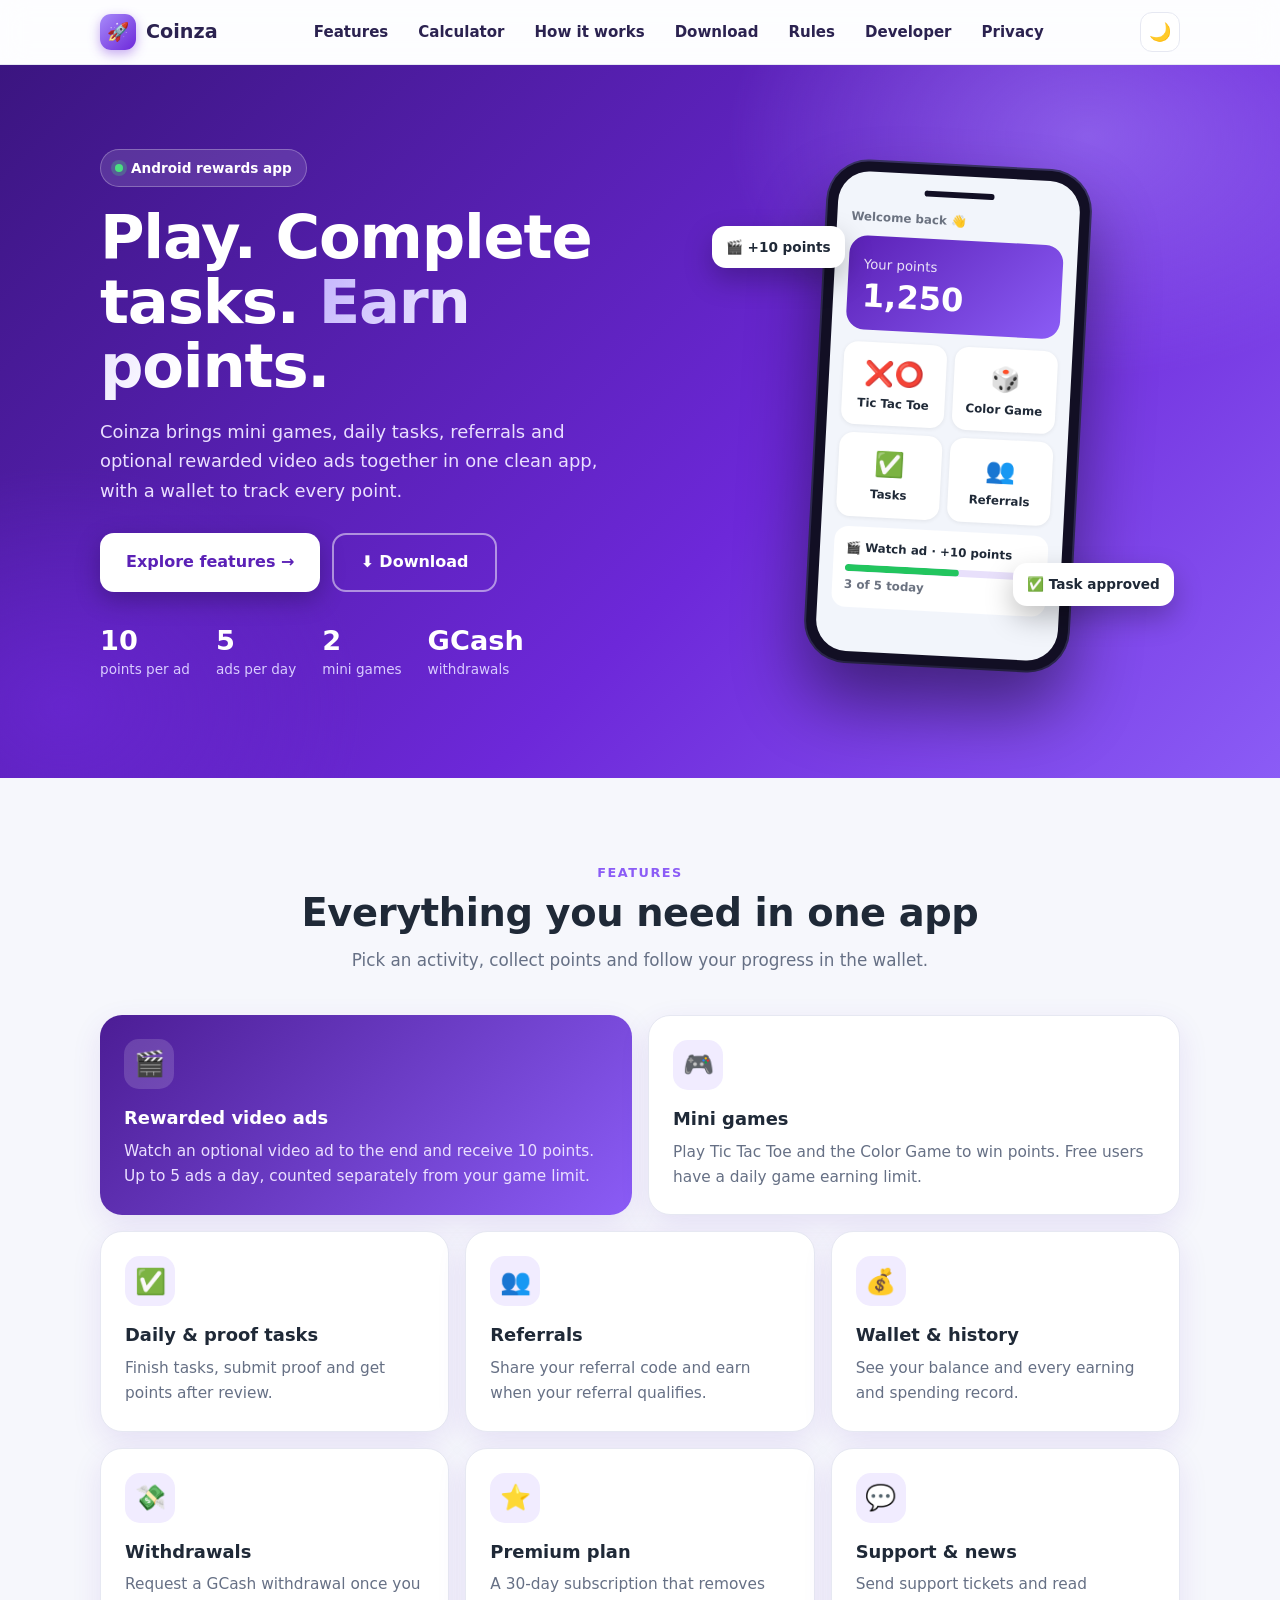
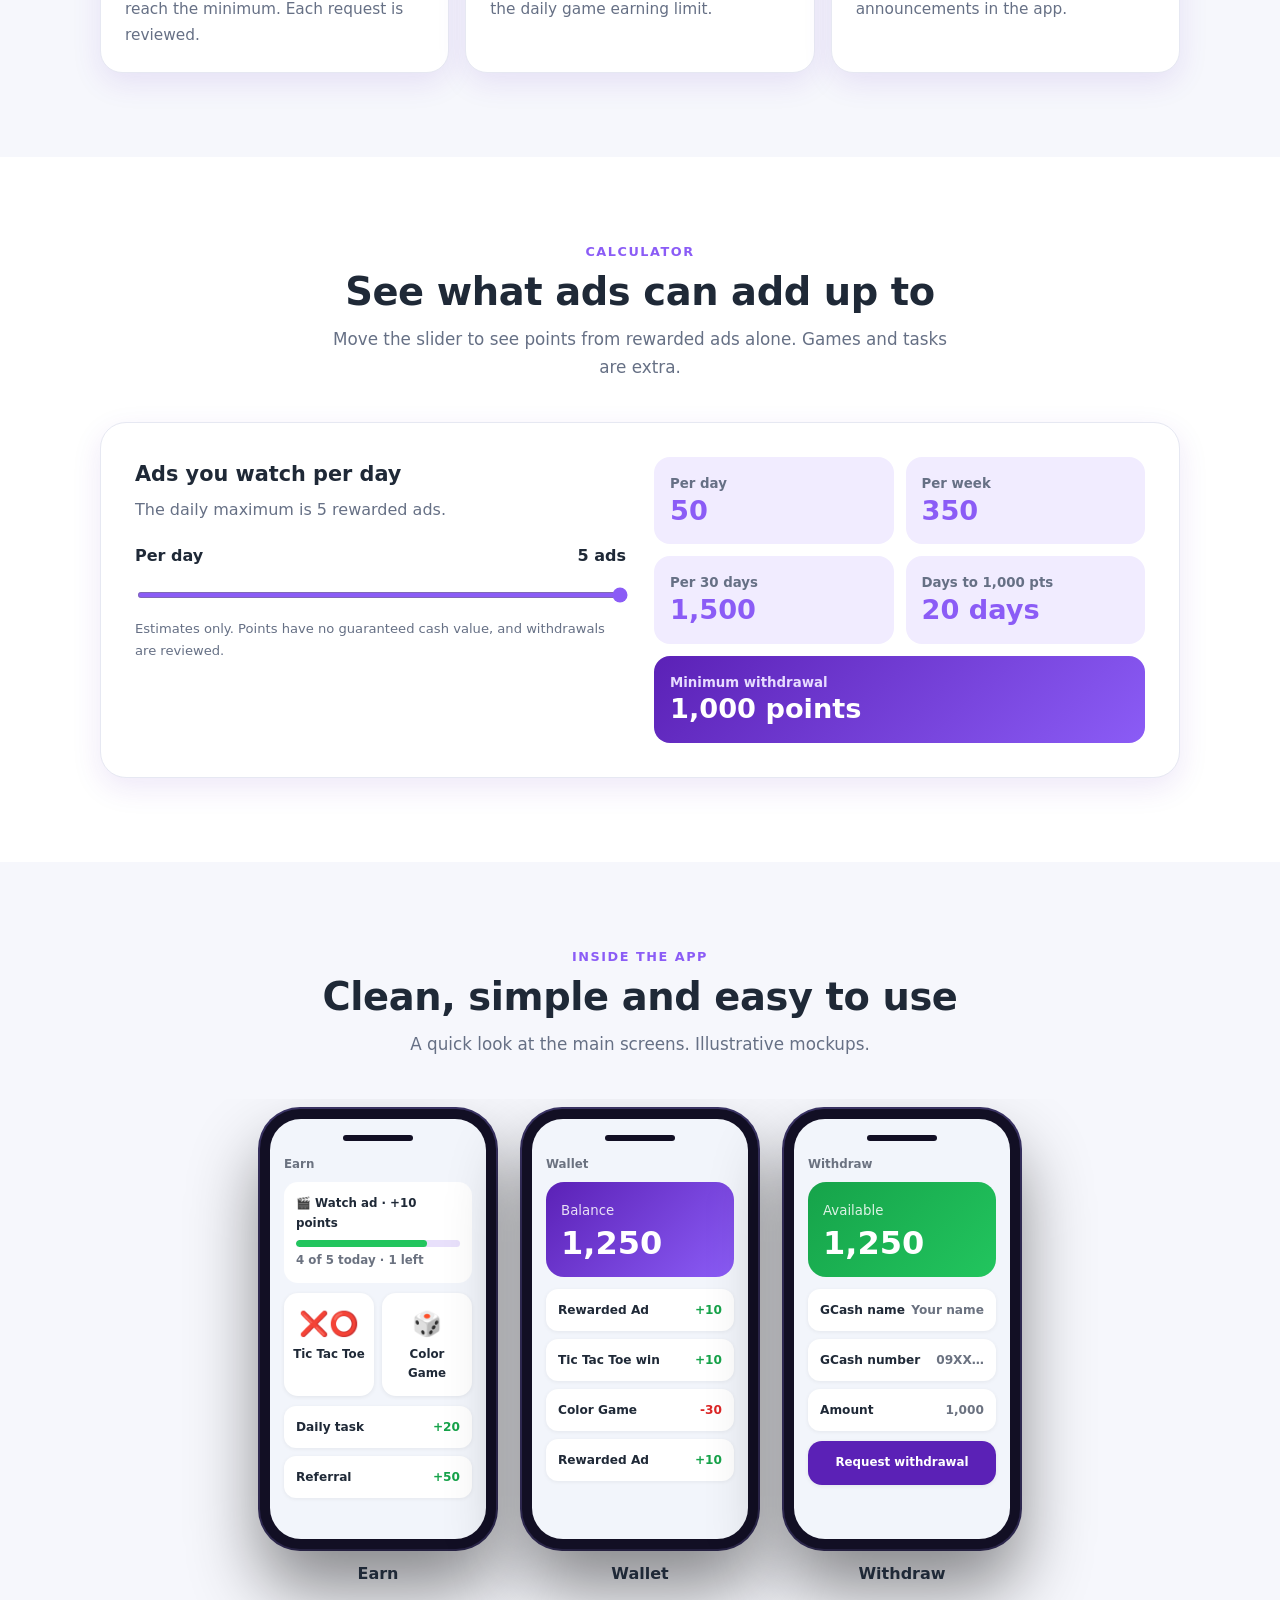
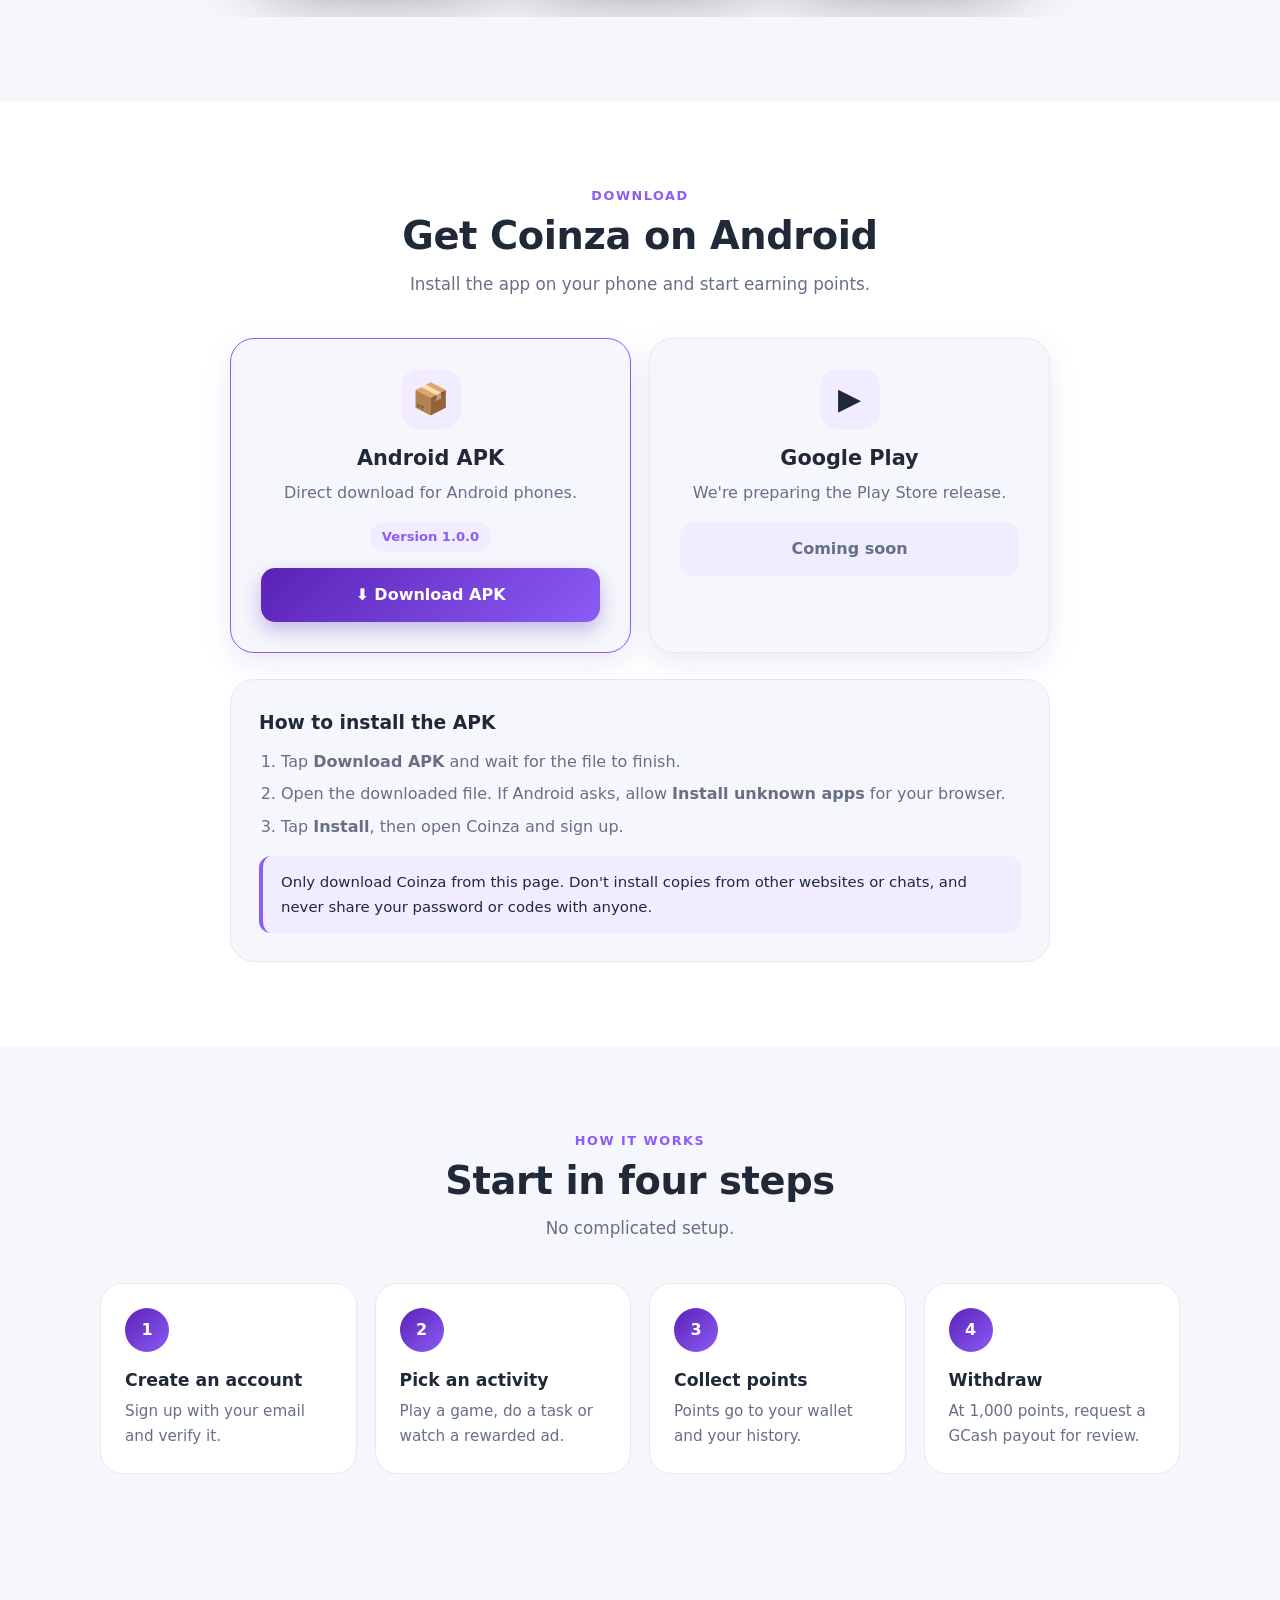
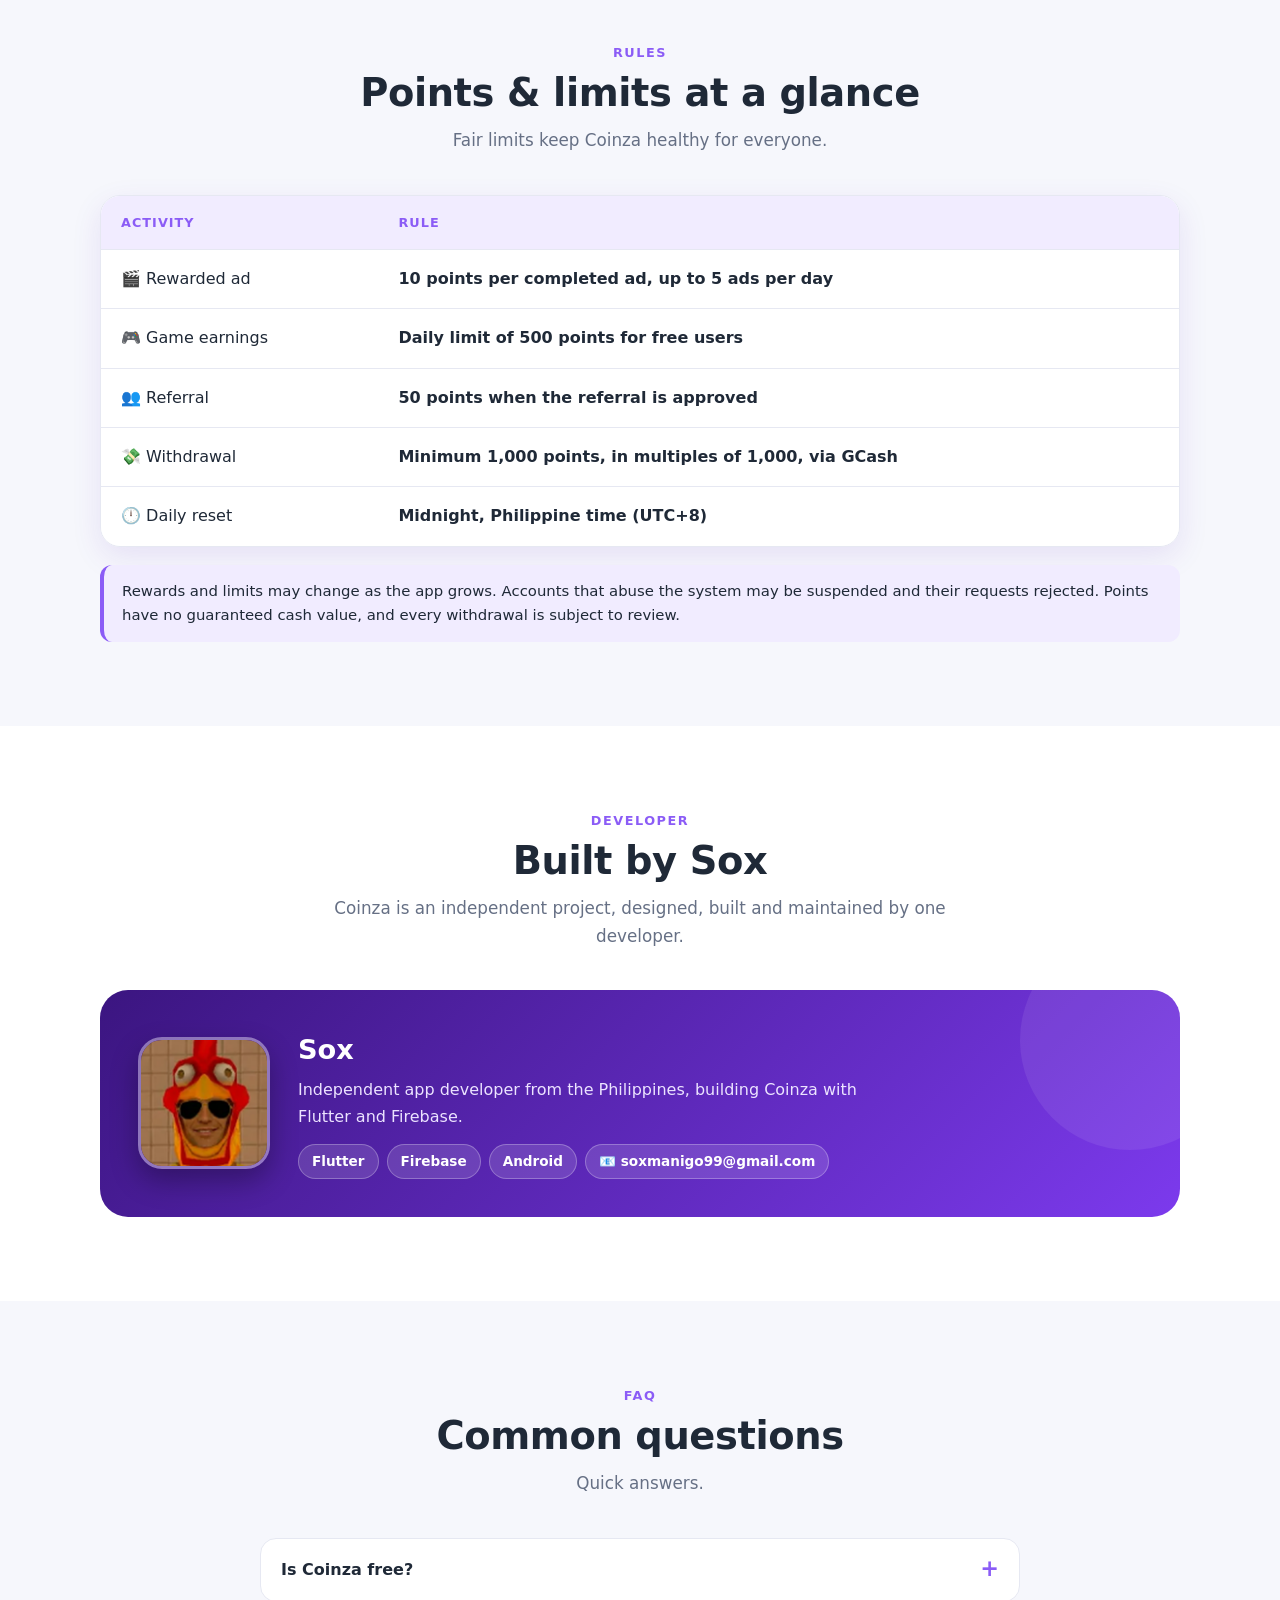
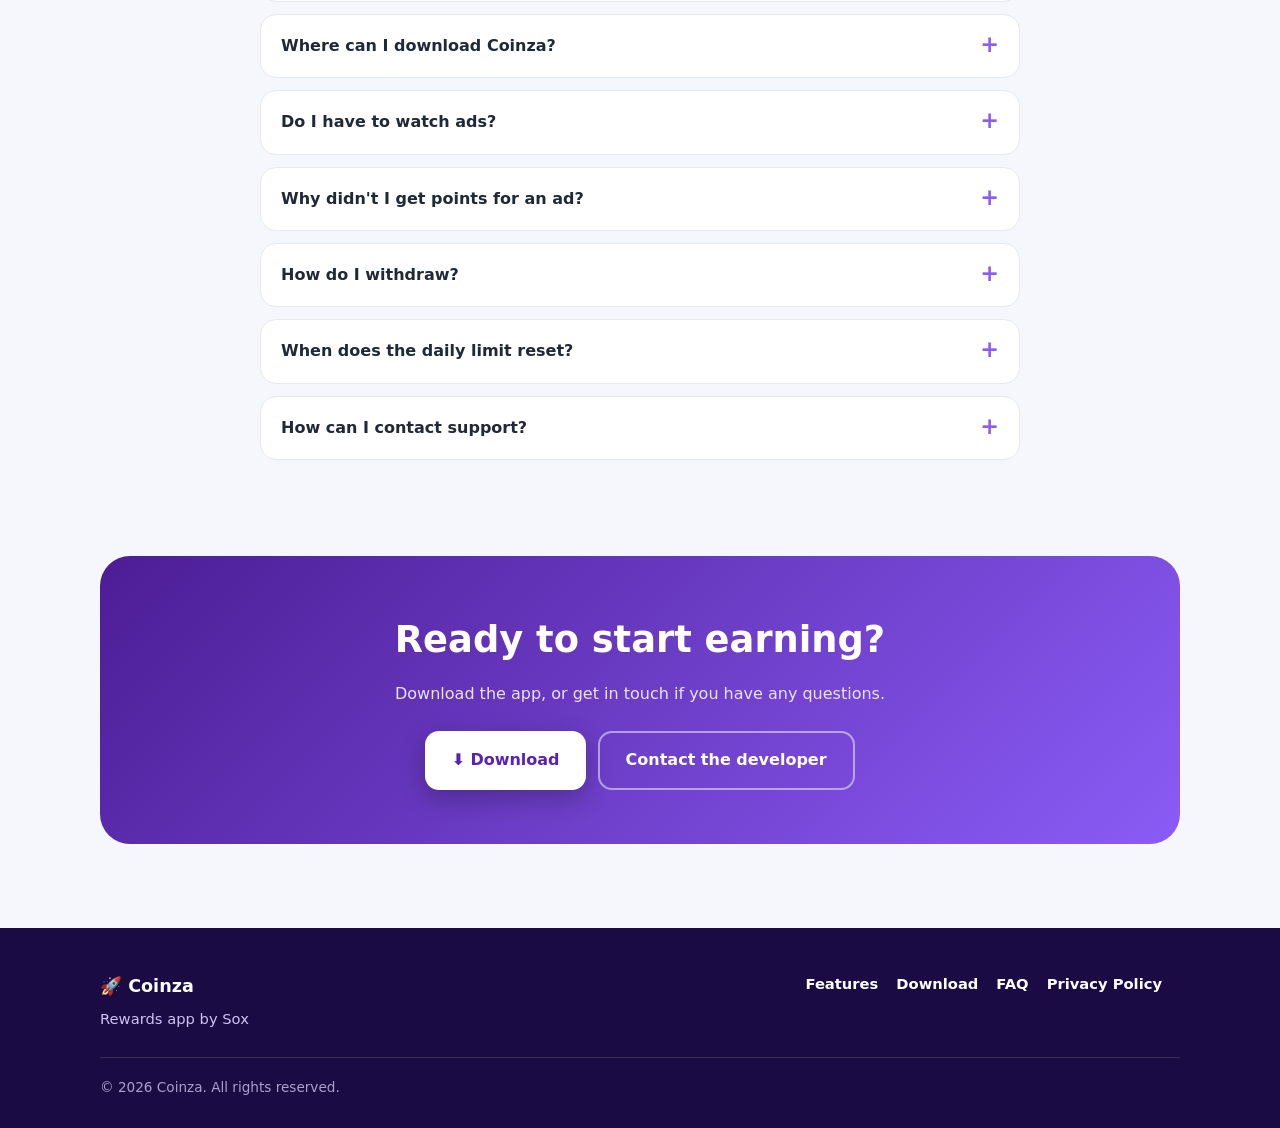
<file: index.html>
<!doctype html>
<html lang="en" class="nojs">
<head>
<meta charset="utf-8">
<meta name="viewport" content="width=device-width,initial-scale=1">
<title>Coinza – Earn points with games, tasks and rewarded ads</title>
<meta name="description" content="Coinza is an Android rewards app by Sox. Play games, finish tasks, watch optional rewarded ads and earn points.">
<meta name="theme-color" content="#5b21b6">
<link rel="icon" type="image/svg+xml" href="favicon.svg">
<link rel="icon" type="image/png" sizes="32x32" href="favicon-32.png">
<link rel="apple-touch-icon" href="apple-touch-icon.png">
<link rel="stylesheet" href="style.css">
<script>document.documentElement.classList.remove('nojs')</script>
</head>
<body>

<nav><div class="wrap">
  <a class="brand" href="#top"><span class="logo">🚀</span>Coinza</a>
  <div class="menu" id="menu">
    <a href="#features">Features</a>
    <a href="#earn">Calculator</a>
    <a href="#how">How it works</a>
    <a href="#download">Download</a>
    <a href="#rules">Rules</a>
    <a href="#developer">Developer</a>
    <a href="privacy.html">Privacy</a>
  </div>
  <div style="display:flex;gap:8px">
    <button class="icon-btn" id="themeBtn" aria-label="Toggle dark mode">🌙</button>
    <button class="icon-btn burger" id="burger" aria-label="Menu" aria-expanded="false">☰</button>
  </div>
</div></nav>

<header class="hero" id="top"><div class="wrap">
  <div>
    <span class="badge"><span class="dot"></span> Android rewards app</span>
    <h1>Play. Complete tasks. <span class="grad">Earn points.</span></h1>
    <p class="sub">Coinza brings mini games, daily tasks, referrals and optional rewarded video ads together in one clean app, with a wallet to track every point.</p>
    <div class="btns">
      <a class="btn primary" href="#features">Explore features →</a>
      <a class="btn ghost" href="#download">⬇ Download</a>
    </div>
    <div class="stats">
      <div class="stat"><b>10</b><span>points per ad</span></div>
      <div class="stat"><b>5</b><span>ads per day</span></div>
      <div class="stat"><b>2</b><span>mini games</span></div>
      <div class="stat"><b>GCash</b><span>withdrawals</span></div>
    </div>
  </div>
  <div class="phone-wrap">
    <div class="float-chip a">🎬 +10 points</div>
    <div class="float-chip b">✅ Task approved</div>
    <div class="phone tilt" aria-hidden="true"><div class="screen">
      <div class="notch"></div>
      <div class="hi">Welcome back 👋</div>
      <div class="bal"><small>Your points</small><b>1,250</b></div>
      <div class="tiles">
        <div class="tile"><span>❌⭕</span>Tic Tac Toe</div>
        <div class="tile"><span>🎲</span>Color Game</div>
        <div class="tile"><span>✅</span>Tasks</div>
        <div class="tile"><span>👥</span>Referrals</div>
      </div>
      <div class="adbar">🎬 Watch ad · +10 points
        <div class="prog"><i></i></div>
        <div style="font-weight:600;color:#6b7280;margin-top:4px">3 of 5 today</div>
      </div>
    </div></div>
  </div>
</div></header>

<section class="block" id="features"><div class="wrap">
  <div class="center rv"><div class="eyebrow">Features</div>
  <h2 class="title">Everything you need in one app</h2>
  <p class="lead">Pick an activity, collect points and follow your progress in the wallet.</p></div>
  <div class="bento">
    <div class="cell wide hl rv"><div class="ico">🎬</div><h3>Rewarded video ads</h3><p>Watch an optional video ad to the end and receive 10 points. Up to 5 ads a day, counted separately from your game limit.</p></div>
    <div class="cell wide rv"><div class="ico">🎮</div><h3>Mini games</h3><p>Play Tic Tac Toe and the Color Game to win points. Free users have a daily game earning limit.</p></div>
    <div class="cell rv"><div class="ico">✅</div><h3>Daily &amp; proof tasks</h3><p>Finish tasks, submit proof and get points after review.</p></div>
    <div class="cell rv"><div class="ico">👥</div><h3>Referrals</h3><p>Share your referral code and earn when your referral qualifies.</p></div>
    <div class="cell rv"><div class="ico">💰</div><h3>Wallet &amp; history</h3><p>See your balance and every earning and spending record.</p></div>
    <div class="cell rv"><div class="ico">💸</div><h3>Withdrawals</h3><p>Request a GCash withdrawal once you reach the minimum. Each request is reviewed.</p></div>
    <div class="cell rv"><div class="ico">⭐</div><h3>Premium plan</h3><p>A 30-day subscription that removes the daily game earning limit.</p></div>
    <div class="cell rv"><div class="ico">💬</div><h3>Support &amp; news</h3><p>Send support tickets and read announcements in the app.</p></div>
  </div>
</div></section>

<section class="block alt" id="earn"><div class="wrap">
  <div class="center rv"><div class="eyebrow">Calculator</div>
  <h2 class="title">See what ads can add up to</h2>
  <p class="lead">Move the slider to see points from rewarded ads alone. Games and tasks are extra.</p></div>
  <div class="calc rv">
    <div>
      <h3>Ads you watch per day</h3>
      <p>The daily maximum is 5 rewarded ads.</p>
      <div class="rangelabel"><span>Per day</span><span id="adsVal">5 ads</span></div>
      <input class="range" id="adsRange" type="range" min="0" max="5" step="1" value="5" aria-label="Ads per day">
      <div class="fine">Estimates only. Points have no guaranteed cash value, and withdrawals are reviewed.</div>
    </div>
    <div class="out">
      <div class="box"><small>Per day</small><b id="perDay">50</b></div>
      <div class="box"><small>Per week</small><b id="perWeek">350</b></div>
      <div class="box"><small>Per 30 days</small><b id="perMonth">1,500</b></div>
      <div class="box"><small>Days to 1,000 pts</small><b id="toMin">20 days</b></div>
      <div class="box full"><small>Minimum withdrawal</small><b>1,000 points</b></div>
    </div>
  </div>
</div></section>

<section class="block" id="screens"><div class="wrap">
  <div class="center rv"><div class="eyebrow">Inside the app</div>
  <h2 class="title">Clean, simple and easy to use</h2>
  <p class="lead">A quick look at the main screens. Illustrative mockups.</p></div>
  <div class="screens rv">
    <div><div class="phone"><div class="screen"><div class="notch"></div>
      <div class="hi">Earn</div>
      <div class="adbar" style="margin:8px 0">🎬 Watch ad · +10 points<div class="prog"><i style="width:80%"></i></div><div style="font-weight:600;color:#6b7280;margin-top:4px">4 of 5 today · 1 left</div></div>
      <div class="tiles" style="margin-top:10px"><div class="tile"><span>❌⭕</span>Tic Tac Toe</div><div class="tile"><span>🎲</span>Color Game</div></div>
      <div class="row" style="margin-top:10px"><span>Daily task</span><em>+20</em></div>
      <div class="row"><span>Referral</span><em>+50</em></div></div></div><div class="cap">Earn</div></div>
    <div><div class="phone"><div class="screen"><div class="notch"></div>
      <div class="hi">Wallet</div>
      <div class="bal"><small>Balance</small><b>1,250</b></div>
      <div class="row"><span>Rewarded Ad</span><em>+10</em></div>
      <div class="row"><span>Tic Tac Toe win</span><em>+10</em></div>
      <div class="row"><span>Color Game</span><em class="neg">-30</em></div>
      <div class="row"><span>Rewarded Ad</span><em>+10</em></div></div></div><div class="cap">Wallet</div></div>
    <div><div class="phone"><div class="screen"><div class="notch"></div>
      <div class="hi">Withdraw</div>
      <div class="bal" style="background:linear-gradient(135deg,#16a34a,#22c55e)"><small>Available</small><b>1,250</b></div>
      <div class="row"><span>GCash name</span><em style="color:#6b7280">Your name</em></div>
      <div class="row"><span>GCash number</span><em style="color:#6b7280">09XX…</em></div>
      <div class="row"><span>Amount</span><em style="color:#6b7280">1,000</em></div>
      <div class="tile" style="background:#5b21b6;color:#fff;margin-top:10px">Request withdrawal</div></div></div><div class="cap">Withdraw</div></div>
  </div>
</div></section>

<section class="block alt" id="download" data-apk="https://github.com/Soxngakase/coinza/releases/download/v1.0.0/coinza.apk" data-version="1.0.0" data-size=""><div class="wrap">
  <div class="center rv"><div class="eyebrow">Download</div>
  <h2 class="title">Get Coinza on Android</h2>
  <p class="lead">Install the app on your phone and start earning points.</p></div>
  <div class="dl rv">
    <div class="dl-card main">
      <div class="dl-ico">📦</div>
      <h3>Android APK</h3>
      <p>Direct download for Android phones.</p>
      <div class="dl-meta" id="dlMeta"></div>
      <a class="btn dl-btn" id="apkBtn" href="#download" aria-disabled="true">⬇ Download APK</a>
      <div class="dl-state" id="apkState">Coming soon</div>
    </div>
    <div class="dl-card">
      <div class="dl-ico">▶️</div>
      <h3>Google Play</h3>
      <p>We're preparing the Play Store release.</p>
      <span class="btn dl-btn off">Coming soon</span>
    </div>
  </div>
  <div class="install rv">
    <h3>How to install the APK</h3>
    <ol>
      <li>Tap <b>Download APK</b> and wait for the file to finish.</li>
      <li>Open the downloaded file. If Android asks, allow <b>Install unknown apps</b> for your browser.</li>
      <li>Tap <b>Install</b>, then open Coinza and sign up.</li>
    </ol>
    <div class="note">Only download Coinza from this page. Don't install copies from other websites or chats, and never share your password or codes with anyone.</div>
  </div>
</div></section>

<section class="block" id="how"><div class="wrap">
  <div class="center rv"><div class="eyebrow">How it works</div>
  <h2 class="title">Start in four steps</h2>
  <p class="lead">No complicated setup.</p></div>
  <div class="steps">
    <div class="step rv"><div class="num">1</div><h3>Create an account</h3><p>Sign up with your email and verify it.</p></div>
    <div class="step rv"><div class="num">2</div><h3>Pick an activity</h3><p>Play a game, do a task or watch a rewarded ad.</p></div>
    <div class="step rv"><div class="num">3</div><h3>Collect points</h3><p>Points go to your wallet and your history.</p></div>
    <div class="step rv"><div class="num">4</div><h3>Withdraw</h3><p>At 1,000 points, request a GCash payout for review.</p></div>
  </div>
</div></section>

<section class="block" id="rules"><div class="wrap">
  <div class="center rv"><div class="eyebrow">Rules</div>
  <h2 class="title">Points &amp; limits at a glance</h2>
  <p class="lead">Fair limits keep Coinza healthy for everyone.</p></div>
  <div class="tablewrap rv"><table class="rules">
    <tr><th>Activity</th><th>Rule</th></tr>
    <tr><td>🎬 Rewarded ad</td><td>10 points per completed ad, up to 5 ads per day</td></tr>
    <tr><td>🎮 Game earnings</td><td>Daily limit of 500 points for free users</td></tr>
    <tr><td>👥 Referral</td><td>50 points when the referral is approved</td></tr>
    <tr><td>💸 Withdrawal</td><td>Minimum 1,000 points, in multiples of 1,000, via GCash</td></tr>
    <tr><td>🕛 Daily reset</td><td>Midnight, Philippine time (UTC+8)</td></tr>
  </table></div>
  <div class="note rv">Rewards and limits may change as the app grows. Accounts that abuse the system may be suspended and their requests rejected. Points have no guaranteed cash value, and every withdrawal is subject to review.</div>
</div></section>

<section class="block alt" id="developer"><div class="wrap">
  <div class="center rv"><div class="eyebrow">Developer</div>
  <h2 class="title">Built by Sox</h2>
  <p class="lead">Coinza is an independent project, designed, built and maintained by one developer.</p></div>
  <div class="dev rv">
    <img class="avatar-img" src="profile.png" alt="Sox, developer of Coinza" width="132" height="132">
    <div>
      <h3>Sox</h3>
      <p>Independent app developer from the Philippines, building Coinza with Flutter and Firebase.</p>
      <div class="chips"><span class="chip">Flutter</span><span class="chip">Firebase</span><span class="chip">Android</span><span class="chip">📧 <a href="mailto:soxmanigo99@gmail.com">soxmanigo99@gmail.com</a></span></div>
    </div>
  </div>
</div></section>

<section class="block" id="faq"><div class="wrap">
  <div class="center rv"><div class="eyebrow">FAQ</div><h2 class="title">Common questions</h2><p class="lead">Quick answers.</p></div>
  <div class="faq rv">
    <details><summary>Is Coinza free?</summary><p>Yes. The app is free to use. An optional premium subscription is available.</p></details>
    <details><summary>Where can I download Coinza?</summary><p>Only from the Download section on this page, until the Google Play release is ready.</p></details>
    <details><summary>Do I have to watch ads?</summary><p>No. Ads are optional. Watching one to the end earns points.</p></details>
    <details><summary>Why didn't I get points for an ad?</summary><p>Points are given only when the ad is completed. Closing it early, or reaching 5 ads that day, gives no reward.</p></details>
    <details><summary>How do I withdraw?</summary><p>Open the withdrawal page in the app, enter your GCash name and number and submit. The team reviews each request.</p></details>
    <details><summary>When does the daily limit reset?</summary><p>At midnight Philippine time (UTC+8).</p></details>
    <details><summary>How can I contact support?</summary><p>Use the support option in the app, or email the developer.</p></details>
  </div>
</div></section>

<section class="block" style="padding-top:0"><div class="wrap">
  <div class="cta rv">
    <h2>Ready to start earning?</h2>
    <p>Download the app, or get in touch if you have any questions.</p>
    <div class="btns" style="justify-content:center"><a class="btn primary" href="#download">⬇ Download</a><a class="btn ghost" href="mailto:YOUR_EMAIL@example.com">Contact the developer</a></div>
  </div>
</div></section>

<footer><div class="wrap">
  <div class="fgrid">
    <div><b style="color:#fff;font-size:1.1rem">🚀 Coinza</b><div style="margin-top:6px">Rewards app by Sox</div></div>
    <div><a href="#features">Features</a><a href="#download">Download</a><a href="#faq">FAQ</a><a href="privacy.html">Privacy Policy</a></div>
  </div>
  <div class="copy">&copy; 2026 Coinza. All rights reserved.</div>
</div></footer>
<script src="script.js"></script>
</body>
</html>
</file>
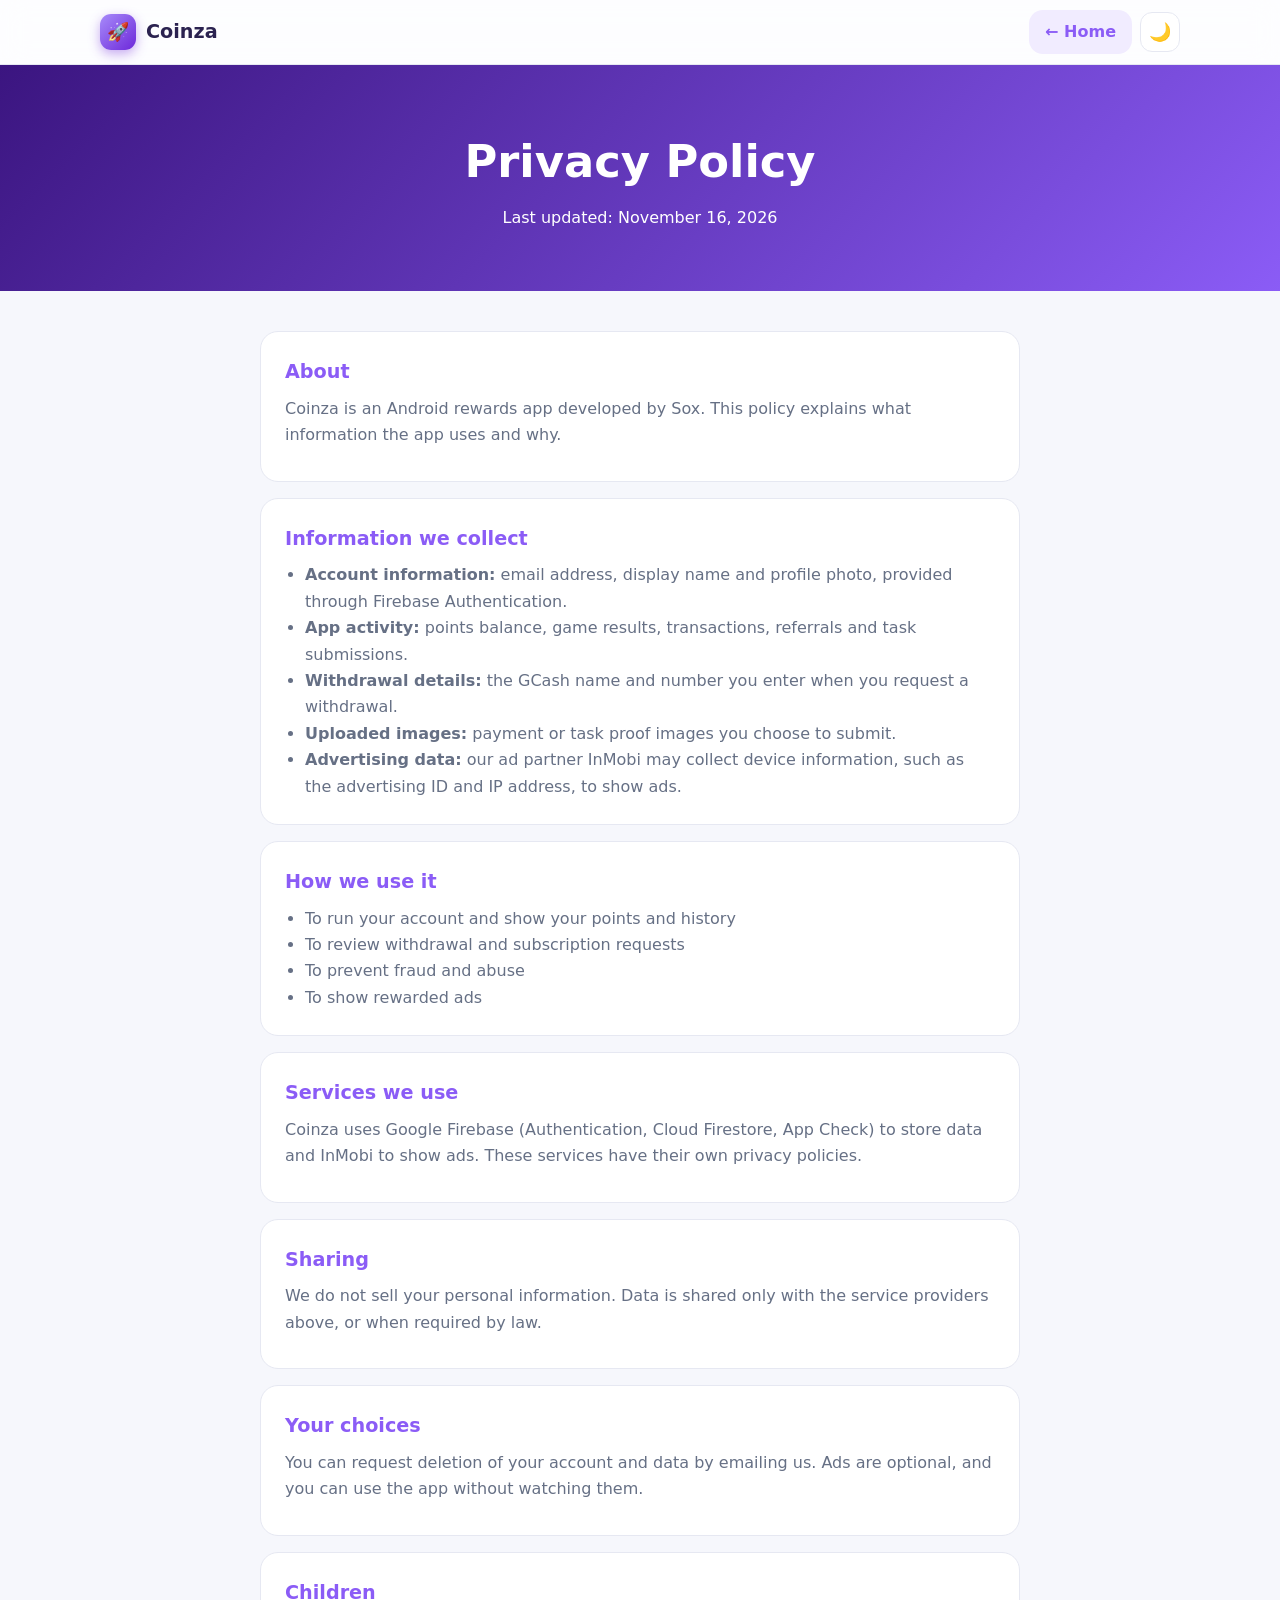
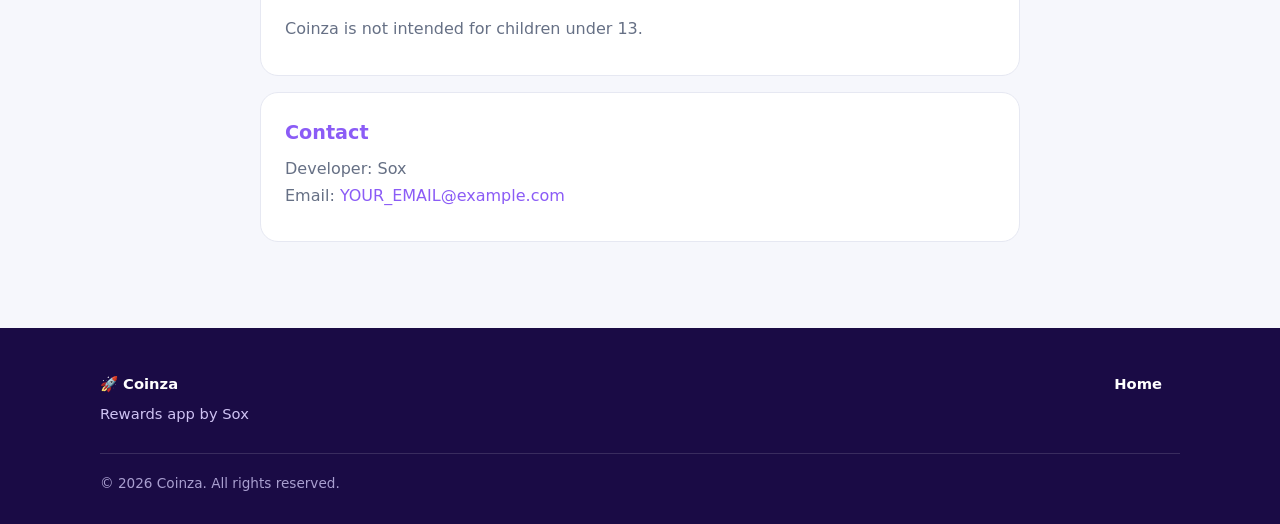
<file: privacy.html>
<!doctype html>
<html lang="en">
<head>
<meta charset="utf-8">
<meta name="viewport" content="width=device-width,initial-scale=1">
<title>Coinza – Privacy Policy</title>
<meta name="theme-color" content="#5b21b6">
<link rel="icon" type="image/svg+xml" href="favicon.svg">
<link rel="icon" type="image/png" sizes="32x32" href="favicon-32.png">
<link rel="apple-touch-icon" href="apple-touch-icon.png">
<link rel="stylesheet" href="style.css">
</head>
<body>
<nav><div class="wrap">
  <a class="brand" href="index.html"><span class="logo">🚀</span>Coinza</a>
  <div style="display:flex;gap:8px;align-items:center"><a class="btn" style="padding:9px 16px;background:var(--card2);color:var(--violet)" href="index.html">← Home</a><button class="icon-btn" id="themeBtn" aria-label="Toggle dark mode">🌙</button></div>
</div></nav>
<div class="legal-hero"><div class="wrap"><h1>Privacy Policy</h1><div>Last updated: November 16, 2026</div></div></div>
<div class="legal">
  <div class="lc"><h2>About</h2><p>Coinza is an Android rewards app developed by Sox. This policy explains what information the app uses and why.</p></div>
  <div class="lc"><h2>Information we collect</h2><ul>
    <li><b>Account information:</b> email address, display name and profile photo, provided through Firebase Authentication.</li>
    <li><b>App activity:</b> points balance, game results, transactions, referrals and task submissions.</li>
    <li><b>Withdrawal details:</b> the GCash name and number you enter when you request a withdrawal.</li>
    <li><b>Uploaded images:</b> payment or task proof images you choose to submit.</li>
    <li><b>Advertising data:</b> our ad partner InMobi may collect device information, such as the advertising ID and IP address, to show ads.</li></ul></div>
  <div class="lc"><h2>How we use it</h2><ul>
    <li>To run your account and show your points and history</li>
    <li>To review withdrawal and subscription requests</li>
    <li>To prevent fraud and abuse</li>
    <li>To show rewarded ads</li></ul></div>
  <div class="lc"><h2>Services we use</h2><p>Coinza uses Google Firebase (Authentication, Cloud Firestore, App Check) to store data and InMobi to show ads. These services have their own privacy policies.</p></div>
  <div class="lc"><h2>Sharing</h2><p>We do not sell your personal information. Data is shared only with the service providers above, or when required by law.</p></div>
  <div class="lc"><h2>Your choices</h2><p>You can request deletion of your account and data by emailing us. Ads are optional, and you can use the app without watching them.</p></div>
  <div class="lc"><h2>Children</h2><p>Coinza is not intended for children under 13.</p></div>
  <div class="lc"><h2>Contact</h2><p>Developer: Sox<br>Email: <a href="mailto:YOUR_EMAIL@example.com">YOUR_EMAIL@example.com</a></p></div>
</div>
<footer><div class="wrap"><div class="fgrid"><div><b style="color:#fff">🚀 Coinza</b><div style="margin-top:6px">Rewards app by Sox</div></div><div><a href="index.html">Home</a></div></div><div class="copy">&copy; 2026 Coinza. All rights reserved.</div></div></footer><script src="script.js"></script>
</body>
</html>
</file>
<file: style.css>
:root{
  --violet:#8b5cf6;--deep:#5b21b6;--ink:#1b1536;
  --bg:#f6f7fc;--card:#ffffff;--card2:#f1ecff;--text:#1f2937;--muted:#667085;--line:#e6e8f2;
  --green:#22c55e;--shadow:0 10px 30px rgba(91,33,182,.10);--nav:rgba(255,255,255,.78);--navtext:#2b2250;
}
@media (prefers-color-scheme:dark){
  :root:not([data-theme="light"]){--bg:#0d0a1c;--card:#171230;--card2:#211a45;--text:#eeeaff;--muted:#a9a3c8;--line:#2b2457;--shadow:0 10px 30px rgba(0,0,0,.35);--nav:rgba(13,10,28,.75);--navtext:#eeeaff}
}
:root[data-theme="dark"]{--bg:#0d0a1c;--card:#171230;--card2:#211a45;--text:#eeeaff;--muted:#a9a3c8;--line:#2b2457;--shadow:0 10px 30px rgba(0,0,0,.35);--nav:rgba(13,10,28,.75);--navtext:#eeeaff}

*{box-sizing:border-box}
html{scroll-behavior:smooth;scroll-padding-top:76px}
body{margin:0;font-family:Inter,system-ui,-apple-system,"Segoe UI",Roboto,Arial,sans-serif;background:var(--bg);color:var(--text);line-height:1.65;-webkit-text-size-adjust:100%;overflow-x:hidden}
a{color:var(--violet);text-decoration:none}
img,svg{max-width:100%}
.wrap{max-width:1120px;margin:0 auto;padding:0 20px}
.grad{background:linear-gradient(120deg,#c4b5fd,#fff 60%);-webkit-background-clip:text;background-clip:text;color:transparent}

/* NAV */
nav{position:sticky;top:0;z-index:50;background:var(--nav);backdrop-filter:blur(14px);-webkit-backdrop-filter:blur(14px);border-bottom:1px solid var(--line)}
nav .wrap{display:flex;align-items:center;justify-content:space-between;height:64px}
.brand{display:flex;align-items:center;gap:10px;color:var(--navtext);font-weight:800;font-size:1.2rem}
.logo{width:36px;height:36px;border-radius:11px;background:linear-gradient(135deg,#a78bfa,#6d28d9);display:grid;place-items:center;font-size:18px;box-shadow:0 4px 12px rgba(109,40,217,.4)}
.menu{display:flex;align-items:center;gap:6px}
.menu a{color:var(--navtext);font-weight:600;font-size:.94rem;padding:8px 12px;border-radius:10px}
.menu a:hover{background:var(--card2)}
.icon-btn{border:1px solid var(--line);background:var(--card);color:var(--navtext);width:40px;height:40px;border-radius:12px;cursor:pointer;font-size:18px;display:grid;place-items:center}
.icon-btn:hover{background:var(--card2)}
.burger{display:none}

/* HERO */
.hero{position:relative;color:#fff;padding:84px 0 96px;overflow:hidden;background:#2a0f66}
.hero::before{content:"";position:absolute;inset:0;background:
  radial-gradient(600px 400px at 85% 10%,#a78bfa88,transparent 60%),
  radial-gradient(500px 400px at 5% 90%,#6d28d9aa,transparent 60%),
  linear-gradient(135deg,#3b1580,#6d28d9 60%,#8b5cf6)}
.hero .wrap{position:relative;display:grid;grid-template-columns:1.1fr .9fr;gap:48px;align-items:center}
.badge{display:inline-flex;gap:8px;align-items:center;background:#ffffff1f;border:1px solid #ffffff44;padding:7px 14px;border-radius:999px;font-size:.85rem;font-weight:600;margin-bottom:18px}
.dot{width:8px;height:8px;border-radius:50%;background:#4ade80;box-shadow:0 0 0 4px #4ade8040}
.hero h1{font-size:clamp(2.3rem,5.4vw,3.8rem);line-height:1.06;margin:0 0 18px;font-weight:800;letter-spacing:-.02em}
.hero p.sub{font-size:1.12rem;color:#eadfff;margin:0 0 28px;max-width:520px}
.btns{display:flex;flex-wrap:wrap;gap:12px}
.btn{display:inline-flex;align-items:center;gap:8px;padding:14px 26px;border-radius:14px;font-weight:700;font-size:1rem;transition:transform .15s,box-shadow .15s;cursor:pointer;border:0}
.btn:hover{transform:translateY(-2px)}
.btn.primary{background:#fff;color:var(--deep);box-shadow:0 8px 24px rgba(0,0,0,.25)}
.btn.ghost{border:2px solid #ffffff80;color:#fff;background:transparent}
.stats{display:flex;flex-wrap:wrap;gap:26px;margin-top:34px}
.stat b{display:block;font-size:1.7rem;line-height:1.1}
.stat span{font-size:.85rem;color:#d9ccff}

/* PHONE */
.phone-wrap{position:relative;justify-self:center}
.phone{width:262px;border-radius:40px;padding:10px;background:#120f24;box-shadow:0 40px 70px rgba(0,0,0,.45),0 0 0 2px #3b3466;animation:float 6s ease-in-out infinite}
.phone.tilt{transform:rotate(3deg)}
@keyframes float{0%,100%{transform:translateY(0) rotate(3deg)}50%{transform:translateY(-12px) rotate(3deg)}}
.screen{border-radius:31px;background:#f2f5fb;color:#1f2937;padding:16px 14px;min-height:480px}
.notch{width:70px;height:6px;background:#120f24;border-radius:6px;margin:0 auto 14px}
.hi{font-size:.74rem;color:#6b7280;font-weight:600}
.bal{background:linear-gradient(135deg,#5b21b6,#8b5cf6);color:#fff;border-radius:18px;padding:15px;margin:8px 0 12px}
.bal small{opacity:.85}.bal b{display:block;font-size:2rem;line-height:1.2}
.tiles{display:grid;grid-template-columns:1fr 1fr;gap:8px}
.tile{background:#fff;border-radius:14px;padding:12px 8px;text-align:center;font-size:.74rem;font-weight:700;box-shadow:0 1px 4px rgba(0,0,0,.07)}
.tile span{display:block;font-size:1.5rem}
.adbar{margin-top:10px;background:#fff;border-radius:14px;padding:12px;font-size:.74rem;font-weight:700}
.prog{height:7px;background:#e8e0fb;border-radius:6px;margin-top:7px;overflow:hidden}
.prog i{display:block;height:100%;width:60%;background:var(--green);border-radius:6px}
.row{display:flex;justify-content:space-between;background:#fff;border-radius:12px;padding:11px 12px;margin-bottom:8px;font-size:.76rem;font-weight:700;box-shadow:0 1px 4px rgba(0,0,0,.06)}
.row em{font-style:normal;color:#16a34a}.row em.neg{color:#dc2626}
.float-chip{position:absolute;z-index:3;white-space:nowrap;background:#fff;color:#1f2937;border-radius:14px;padding:10px 14px;font-weight:700;font-size:.85rem;box-shadow:0 12px 28px rgba(0,0,0,.25);animation:bob 5s ease-in-out infinite}
.float-chip.a{left:-105px;top:60px}.float-chip.b{right:-95px;bottom:60px;animation-delay:-2s}
@keyframes bob{0%,100%{transform:translateY(0)}50%{transform:translateY(-8px)}}

/* SECTIONS */
section.block{padding:84px 0}
section.alt{background:var(--card)}
.eyebrow{color:var(--violet);font-weight:800;font-size:.8rem;letter-spacing:.12em;text-transform:uppercase}
h2.title{font-size:clamp(1.7rem,3.6vw,2.4rem);margin:8px 0 12px;line-height:1.15;letter-spacing:-.01em}
.lead{color:var(--muted);max-width:620px;margin:0 0 40px;font-size:1.05rem}
.center{text-align:center}.center .lead{margin-left:auto;margin-right:auto}

/* BENTO */
.bento{display:grid;grid-template-columns:repeat(6,1fr);gap:16px}
.cell{grid-column:span 2;background:var(--card);border:1px solid var(--line);border-radius:22px;padding:24px;box-shadow:var(--shadow);transition:transform .2s,border-color .2s}
.cell:hover{transform:translateY(-4px);border-color:var(--violet)}
section.alt .cell{background:var(--bg)}
.cell.wide{grid-column:span 3}
.cell.hl{background:linear-gradient(135deg,#4c1d95,#8b5cf6);color:#fff;border:0}
.cell.hl p{color:#eadfff}
.ico{width:50px;height:50px;border-radius:15px;background:var(--card2);display:grid;place-items:center;font-size:25px;margin-bottom:14px}
.cell.hl .ico{background:#ffffff26}
.cell h3{margin:0 0 6px;font-size:1.12rem}
.cell p{margin:0;color:var(--muted);font-size:.96rem}

/* CALCULATOR */
.calc{display:grid;grid-template-columns:1fr 1fr;gap:28px;background:var(--card);border:1px solid var(--line);border-radius:26px;padding:34px;box-shadow:var(--shadow)}
.calc h3{margin:0 0 6px;font-size:1.3rem}
.calc p{color:var(--muted);margin:0 0 20px}
.range{width:100%;accent-color:var(--violet);height:6px}
.rangelabel{display:flex;justify-content:space-between;font-weight:700;margin-bottom:10px}
.out{display:grid;grid-template-columns:1fr 1fr;gap:12px}
.box{background:var(--card2);border-radius:16px;padding:16px}
.box small{color:var(--muted);font-weight:600;display:block}
.box b{font-size:1.7rem;line-height:1.2;color:var(--violet)}
.box.full{grid-column:1/-1;background:linear-gradient(135deg,#5b21b6,#8b5cf6)}
.box.full small{color:#e7dcff}.box.full b{color:#fff}
.fine{font-size:.82rem;color:var(--muted);margin-top:12px}

/* SCREENS */
.screens{display:flex;gap:26px;overflow-x:auto;scroll-snap-type:x mandatory;padding:10px 4px 30px;justify-content:center}
.screens .phone{flex:none;scroll-snap-align:center;animation:none;width:236px}
.screens .screen{min-height:420px}
.cap{text-align:center;font-weight:700;margin-top:12px}

/* DOWNLOAD */
.dl{display:grid;grid-template-columns:1fr 1fr;gap:18px;max-width:820px;margin:0 auto 26px}
.dl-card{background:var(--bg);border:1px solid var(--line);border-radius:24px;padding:30px;text-align:center;box-shadow:var(--shadow)}
.dl-card.main{border-color:var(--violet)}
.dl-ico{width:60px;height:60px;border-radius:18px;background:var(--card2);display:grid;place-items:center;font-size:30px;margin:0 auto 12px}
.dl-card h3{margin:0 0 4px;font-size:1.3rem}
.dl-card p{margin:0 0 16px;color:var(--muted)}
.dl-meta{display:flex;justify-content:center;gap:8px;flex-wrap:wrap;margin-bottom:16px;min-height:0}
.dl-meta span{background:var(--card2);color:var(--violet);border-radius:999px;padding:4px 12px;font-size:.82rem;font-weight:700}
.dl-btn{background:linear-gradient(135deg,var(--deep),var(--violet));color:#fff;justify-content:center;width:100%;box-shadow:0 8px 20px rgba(91,33,182,.3)}
.dl-btn.off,.dl-btn[aria-disabled="true"]{background:var(--card2);color:var(--muted);box-shadow:none;cursor:not-allowed;pointer-events:none}
.dl-state{margin-top:10px;font-size:.85rem;color:var(--muted)}
.dl-state.ready{display:none}
.install{max-width:820px;margin:0 auto;background:var(--bg);border:1px solid var(--line);border-radius:24px;padding:28px}
.install h3{margin:0 0 10px}
.install ol{margin:0;padding-left:22px;color:var(--muted)}
.install li{margin-bottom:6px}
.install .note{margin-top:16px}

/* STEPS */
.steps{display:grid;grid-template-columns:repeat(4,1fr);gap:18px;position:relative}
.step{background:var(--bg);border:1px solid var(--line);border-radius:22px;padding:24px}
section:not(.alt) .step{background:var(--card)}
.num{width:44px;height:44px;border-radius:50%;background:linear-gradient(135deg,var(--deep),var(--violet));color:#fff;font-weight:800;display:grid;place-items:center;margin-bottom:14px}
.step h3{margin:0 0 4px;font-size:1.08rem}.step p{margin:0;color:var(--muted);font-size:.95rem}

/* TABLE */
.tablewrap{overflow-x:auto;border-radius:20px;border:1px solid var(--line);box-shadow:var(--shadow)}
.rules{width:100%;border-collapse:collapse;background:var(--card);min-width:480px}
.rules th,.rules td{padding:16px 20px;text-align:left;border-bottom:1px solid var(--line)}
.rules th{background:var(--card2);color:var(--violet);font-size:.8rem;text-transform:uppercase;letter-spacing:.08em}
.rules tr:last-child td{border-bottom:0}
.rules td:last-child{font-weight:700}
.note{background:var(--card2);border-left:4px solid var(--violet);border-radius:12px;padding:14px 18px;font-size:.93rem;margin-top:18px;color:var(--text)}

/* DEV */
.dev{display:grid;grid-template-columns:auto 1fr;gap:28px;align-items:center;background:linear-gradient(135deg,#3b1580,#7c3aed);color:#fff;border-radius:28px;padding:38px;position:relative;overflow:hidden}
.dev::after{content:"";position:absolute;right:-60px;top:-60px;width:220px;height:220px;border-radius:50%;background:#ffffff14}
.avatar{width:104px;height:104px;border-radius:50%;background:#ffffff26;border:3px solid #ffffff77;display:grid;place-items:center;font-size:2.8rem;font-weight:800}
.avatar-img{width:132px;height:132px;object-fit:cover;border-radius:24px;border:3px solid #ffffff66;box-shadow:0 12px 28px rgba(0,0,0,.3);position:relative;z-index:1}
.dev h3{margin:0 0 4px;font-size:1.7rem}
.dev p{margin:0 0 14px;color:#ece3ff;max-width:560px}
.chips{display:flex;flex-wrap:wrap;gap:8px}
.chip{background:#ffffff22;border:1px solid #ffffff44;border-radius:999px;padding:5px 13px;font-size:.85rem;font-weight:600;color:#fff}
.chip a{color:#fff}

/* FAQ */
.faq{max-width:760px;margin:0 auto}
details{background:var(--card);border:1px solid var(--line);border-radius:16px;padding:18px 20px;margin-bottom:12px;transition:border-color .2s}
details[open]{border-color:var(--violet)}
summary{cursor:pointer;font-weight:700;list-style:none;display:flex;justify-content:space-between;gap:12px}
summary::-webkit-details-marker{display:none}
summary::after{content:"+";font-size:1.4rem;line-height:1;color:var(--violet)}
details[open] summary::after{content:"–"}
details p{margin:12px 0 0;color:var(--muted)}

/* CTA + FOOTER */
.cta{background:linear-gradient(135deg,#4c1d95,#8b5cf6);color:#fff;border-radius:30px;padding:54px 24px;text-align:center}
.cta h2{margin:0 0 10px;font-size:clamp(1.6rem,3.4vw,2.3rem)}
.cta p{margin:0 auto 24px;max-width:520px;color:#ece3ff}
footer{background:#1a0b45;color:#cfc3f3;padding:44px 0 30px;font-size:.92rem}
.fgrid{display:flex;justify-content:space-between;gap:24px;flex-wrap:wrap}
footer a{color:#fff;font-weight:600;margin-right:18px}
.copy{margin-top:26px;padding-top:18px;border-top:1px solid #ffffff22;color:#a99fd0;font-size:.85rem}

/* LEGAL */
.legal-hero{background:linear-gradient(135deg,#3b1580,#8b5cf6);color:#fff;padding:60px 0;text-align:center}
.legal-hero h1{margin:0 0 6px;font-size:clamp(1.9rem,4vw,2.8rem)}
.legal{max-width:800px;margin:0 auto;padding:40px 20px 70px}
.legal .lc{background:var(--card);border:1px solid var(--line);border-radius:18px;padding:24px;margin-bottom:16px}
.legal h2{margin:0 0 8px;color:var(--violet);font-size:1.2rem}
.legal ul{margin:0;padding-left:20px;color:var(--muted)}
.legal p{color:var(--muted);margin:0 0 8px}

/* REVEAL */
.rv{opacity:0;transform:translateY(22px);transition:opacity .6s ease,transform .6s ease}
.rv.in{opacity:1;transform:none}
.nojs .rv{opacity:1;transform:none}
@media (prefers-reduced-motion:reduce){
  .rv{opacity:1;transform:none;transition:none}.phone,.float-chip{animation:none}html{scroll-behavior:auto}
}

/* RESPONSIVE */
@media (max-width:960px){
  .hero{padding:56px 0 68px}
  .hero .wrap{grid-template-columns:1fr;text-align:center}
  .hero p.sub{margin-left:auto;margin-right:auto}
  .btns,.stats{justify-content:center}
  .float-chip{display:none}
  .bento{grid-template-columns:repeat(2,1fr)}
  .cell,.cell.wide{grid-column:span 1}
  .calc{grid-template-columns:1fr;padding:26px}
  .dl{grid-template-columns:1fr}
  .steps{grid-template-columns:repeat(2,1fr)}
}
@media (max-width:720px){
  .burger{display:grid}
  .menu{position:absolute;top:64px;left:0;right:0;flex-direction:column;align-items:stretch;background:var(--card);border-bottom:1px solid var(--line);padding:10px 20px 16px;display:none;box-shadow:var(--shadow)}
  .menu.open{display:flex}
  .menu a{padding:12px}
  nav .wrap{position:relative}
  section.block{padding:56px 0}
  .bento,.steps{grid-template-columns:1fr}
  .dev{grid-template-columns:1fr;text-align:center;padding:30px 22px;justify-items:center}
  .chips{justify-content:center}
  .btn{width:100%;justify-content:center}
  .screens{justify-content:flex-start}
  .out{grid-template-columns:1fr}
}
</file>
